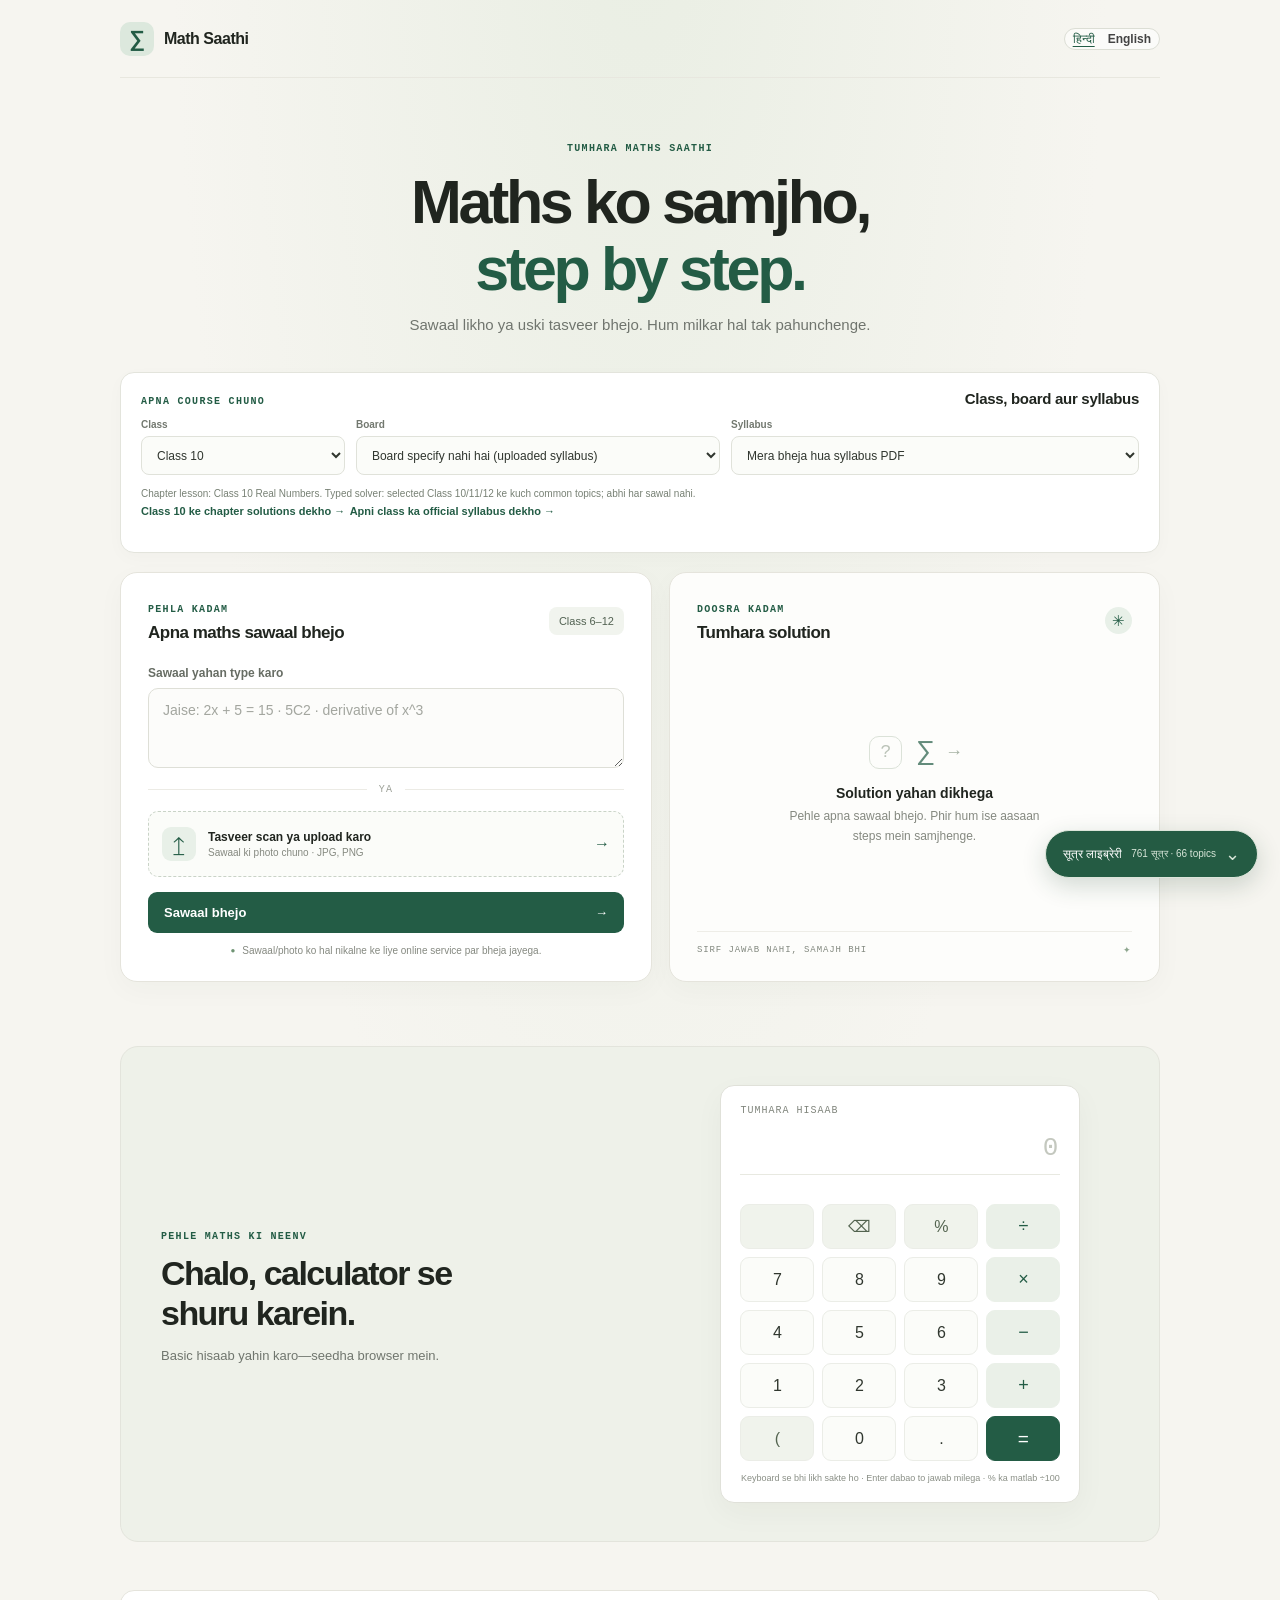
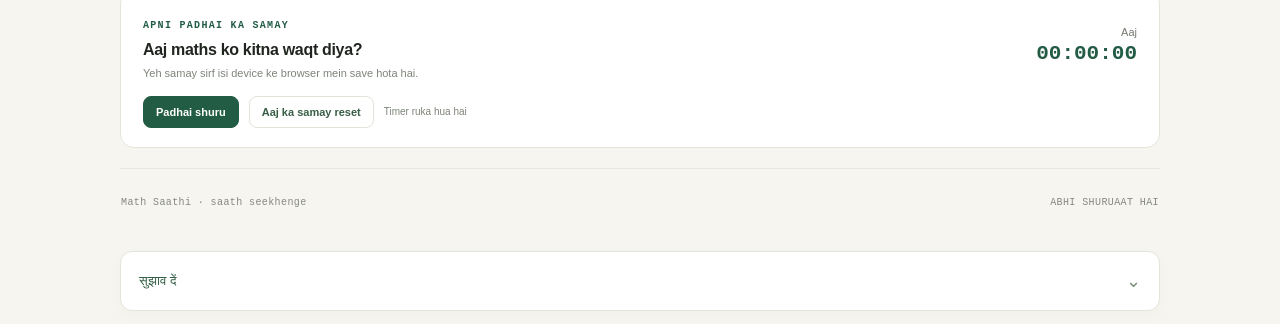
<file: index.html>
<!doctype html>
<!-- Built by Ayush. -->
<html lang="hi">
<head>
  <meta name="google-site-verification" content="ajJFyp2HOsRZU6djjffT-82gp8Sh9-EPeIeRGYCR9KM">
  <meta charset="utf-8">
  <meta name="viewport" content="width=device-width, initial-scale=1">
  <meta name="theme-color" content="#f6f5f0">
  <meta name="description" content="Math Saathi — maths questions ko samajhne aur solve karne ka saathi.">
  <link rel="canonical" href="https://mydigitalcompanion7-collab.github.io/math-saathi/">
  <title>Math Saathi — Maths, made clear</title>
  <link rel="icon" type="image/jpeg" href="favicon.jpg?v=math-saathi-pi-1">
  <link rel="apple-touch-icon" href="favicon.jpg?v=math-saathi-pi-1">
  <link rel="stylesheet" href="styles.css?v=cloud-setup-paused-1">
  <script src="api-config.js" defer></script>
  <script src="auth-config.js" defer></script>
  <script src="formula-data.js" defer></script>
  <script src="formula-extra-data.js" defer></script>
  <script src="features.js?v=calc-no-keyboard-1" defer></script>
  <script src="app.js?v=neutral-copy-1" defer></script>
</head>
<body>
  <main class="shell">
    <header class="topbar">
      <a class="brand" href="#" aria-label="Math Saathi home"><span class="brand-mark">∑</span><span>Math Saathi</span></a>
<div class="language-toggle" role="group" aria-label="Choose language">
        <button class="language-option" type="button" data-language="hi" aria-pressed="true">हिन्दी</button>
        <button class="language-option" type="button" data-language="en" aria-pressed="false">English</button>
      </div>
    </header>

    <section class="hero">
      <p class="eyebrow" data-i18n="eyebrow">TUMHARA MATHS SAATHI</p>
      <h1 data-i18n-html="title">Maths ko samjho,<br><em>step by step.</em></h1>
      <p class="intro" data-i18n="intro">Sawaal likho ya uski tasveer bhejo. Hum milkar hal tak pahunchenge.</p>
    </section>

    <section class="course-controls" aria-labelledby="course-heading">
      <div class="course-heading"><p class="step-label" data-course-i18n="eyebrow">APNA COURSE CHUNO</p><h2 id="course-heading" data-course-i18n="title">Class, board aur syllabus</h2></div>
      <div class="course-selectors">
        <label><span data-course-i18n="classLabel">Class</span><select id="class-select" aria-label="Class"></select></label>
        <label><span data-course-i18n="boardLabel">Board</span><select id="board-select" aria-label="Board"></select></label>
        <label><span data-course-i18n="syllabusLabel">Syllabus</span><select id="syllabus-select" aria-label="Syllabus"></select></label>
      </div>
      <p id="course-message" class="course-message" role="status"></p>
      <a class="solutions-link" href="solutions.html" data-i18n="solutionsLink">Class 10 ke chapter solutions dekho →</a>
      <a class="solutions-link syllabus-link" href="syllabus.html?board=cbse" data-i18n="syllabusLink">Class 10 ke official syllabus dekho →</a>
    </section>

    <details id="formula-drawer" class="feature-disclosure formula-side-drawer">
      <summary><span data-feature-copy="navFormulas">सूत्र लाइब्रेरी</span><span id="formula-summary-count" class="disclosure-count">30 topics · 197 formulas</span></summary>
    <section id="formulas" class="formula-library" aria-labelledby="formula-heading">
      <div class="feature-heading">
        <p class="step-label" data-feature-copy="formulaEyebrow">MATHS REFERENCE · CLASS 6–12</p>
        <h2 id="formula-heading" data-feature-copy="formulaTitle">Topic ke hisaab se formula khojo</h2>
        <p data-feature-copy="formulaIntro">Topic ya formula likho—dono languages mein search kar sakte ho. Topic kholkar uske zaroori formulas dekho.</p>
      </div>
      <div class="formula-controls">
        <label class="formula-search-wrap"><span data-feature-copy="searchLabel">Topic ya formula search karo</span>
          <input id="formula-search" type="search" autocomplete="off" data-feature-placeholder="searchPlaceholder" placeholder="Jaise: trigonometry, area, quadratic, interest…">
        </label>

      </div>
      <p id="formula-result-count" class="formula-result-count" aria-live="polite"></p>
      <div id="formula-topics" class="formula-topics"></div>
    </section>

    </details>

    <section class="workspace" aria-label="Math question workspace">
      <div class="question-card">
        <div class="card-heading">
          <div><span class="step-label" data-i18n="questionLabel">PEHLA KADAM</span><h2 data-i18n="questionTitle">Apna maths sawaal bhejo</h2></div>
          <span class="chapter-badge" data-i18n="chapter">Class 6–12</span>
        </div>

        <label class="question-input-label" for="question" data-i18n="typeLabel">Sawaal yahan type karo</label>
        <textarea id="question" rows="3" data-i18n-placeholder="placeholder" placeholder="Jaise: 2x + 5 = 15"></textarea>

        <div class="or-divider"><span data-i18n="or">YA</span></div>
        <label class="upload-zone" for="question-image">
          <span class="upload-icon">↥</span>
          <span class="upload-copy"><strong data-i18n="uploadTitle">Tasveer scan ya upload karo</strong><small data-i18n="uploadHint">Sawaal ki photo chuno · JPG, PNG</small></span>
          <span class="upload-arrow">→</span>
          <input id="question-image" type="file" accept="image/*" capture="environment" hidden>
        </label>
        <div id="image-preview" class="image-preview" hidden></div>

        <button id="solve-button" class="solve-button" type="button"><span data-i18n="solve">Sawaal bhejo</span><span aria-hidden="true">→</span></button>
        <p class="privacy-note"><span>●</span> <span data-i18n="privacy">Tumhara sawaal tumhare paas. Koi API nahi.</span></p>
      </div>

      <div class="result-card" aria-live="polite">
        <div class="result-top"><div><span class="step-label" data-i18n="solutionLabel">DOOSRA KADAM</span><h2 data-i18n="solutionTitle">Tumhara solution</h2></div><span class="sparkle">✳</span></div>
        <div id="solution-content" class="solution-content">
          <div class="empty-illustration"><span>?</span><i>∑</i><b>→</b></div>
          <p class="empty-title" data-i18n="emptyTitle">Solution yahan dikhega</p>
          <p class="empty-copy" data-i18n="emptyCopy">Pehle apna sawaal bhejo. Phir hum ise aasaan steps mein samjhenge.</p>
        </div>
        <div class="result-footer"><span data-i18n="learning">SIRF JAWAB NAHI, SAMAJH BHI</span><span>✦</span></div>
      </div>
    </section>

    <section class="calculator-section" aria-labelledby="calculator-heading">
      <div class="calculator-intro">
        <p class="step-label" data-i18n="calcEyebrow">PEHLE MATHS KI NEENV</p>
        <h2 id="calculator-heading" data-i18n="calcTitle">Chalo, calculator se shuru karein.</h2>
        <p data-i18n="calcIntro">Basic hisaab yahin karo—bina API, seedha browser mein.</p>
      </div>
      <div class="calculator-card">
        <label class="calc-display-label" for="calc-display" data-i18n="calcDisplayLabel">TUMHARA HISAAB</label>
        <input id="calc-display" class="calc-display" type="text" inputmode="none" placeholder="0" autocomplete="off" aria-label="Calculator display">
        <p id="calc-message" class="calc-message" aria-live="polite"></p>
        <div class="calc-keys" role="group" aria-label="Calculator keys">
          <button type="button" class="key key-utility" data-calc="clear" data-i18n="calcClear">AC</button>
          <button type="button" class="key key-utility" data-calc="backspace" aria-label="Backspace">⌫</button>
          <button type="button" class="key key-utility" data-value="%">%</button>
          <button type="button" class="key key-operator" data-value="÷">÷</button>
          <button type="button" class="key" data-value="7">7</button>
          <button type="button" class="key" data-value="8">8</button>
          <button type="button" class="key" data-value="9">9</button>
          <button type="button" class="key key-operator" data-value="×">×</button>
          <button type="button" class="key" data-value="4">4</button>
          <button type="button" class="key" data-value="5">5</button>
          <button type="button" class="key" data-value="6">6</button>
          <button type="button" class="key key-operator" data-value="−">−</button>
          <button type="button" class="key" data-value="1">1</button>
          <button type="button" class="key" data-value="2">2</button>
          <button type="button" class="key" data-value="3">3</button>
          <button type="button" class="key key-operator" data-value="+">+</button>
          <button type="button" class="key key-utility" data-value="(">(</button>
          <button type="button" class="key" data-value="0">0</button>
          <button type="button" class="key" data-value=".">.</button>
          <button type="button" class="key key-equals" data-calc="equals">=</button>
        </div>
        <p class="calc-footnote" data-i18n="calcFootnote">Keyboard se bhi likh sakte ho · Enter dabao to jawab milega</p>
      </div>
    </section>



    <section class="study-timer" aria-labelledby="study-timer-heading" data-study-timer>
      <div>
        <p class="step-label" data-study-copy="eyebrow">APNI PADHAI KA SAMAY</p>
        <h2 id="study-timer-heading" data-study-copy="title">Aaj maths ko kitna waqt diya?</h2>
        <p class="study-timer-note" data-study-copy="note">Yeh samay sirf isi device ke browser mein save hota hai.</p>
      </div>
      <div class="study-timer-readout" role="timer" aria-live="off"><span data-study-copy="today">Aaj</span><strong id="study-today-time">00:00:00</strong></div>
      <div class="study-timer-actions">
        <button id="study-start" type="button" class="study-start" data-study-copy="start">Padhai shuru</button>
        <button id="study-reset" type="button" class="study-reset" data-study-copy="reset">Aaj ka samay reset</button>
        <span id="study-timer-status" class="study-timer-status" role="status" data-study-copy="paused">Timer ruka hua hai</span>
      </div>
    </section>
    <footer><span>Math Saathi <span data-i18n="footer">· saath seekhenge</span></span><span data-i18n="footerRight">ABHI SHURUAAT HAI</span></footer>
    <details id="feedback-drawer" class="feature-disclosure">
      <summary><span data-feature-copy="navFeedback">सुझाव दें</span></summary>
      <section id="feedback" class="feedback-section" aria-labelledby="feedback-heading">
        <div class="feature-heading"><p class="step-label" data-feature-copy="feedbackEyebrow">MATH SAATHI को बेहतर बनाएँ</p><h2 id="feedback-heading" data-feature-copy="feedbackTitle">Feedback भेजें</h2><p data-feature-copy="feedbackIntro">अपना सुझाव या मिली हुई गलती लिखें। GitHub पर draft खुलेगा; भेजने से पहले आप उसे देख और submit कर सकते हैं।</p></div>
        <form id="feedback-form" class="feedback-form">
          <label><span data-feature-copy="feedbackType">Feedback का प्रकार</span><select id="feedback-category" name="category"><option value="suggestion" data-copy="feedbackSuggestion">सुझाव</option><option value="bug" data-copy="feedbackBug">गलती / समस्या</option><option value="other" data-copy="feedbackOther">कुछ और</option></select></label>
          <fieldset class="rating-field"><legend data-feature-copy="feedbackRating">Rating (optional)</legend><div class="star-rating" role="radiogroup" aria-label="Math Saathi को रेट करें" dir="ltr">
            <input type="radio" id="rating-5" name="rating" value="5" aria-label="5 सितारे"><label for="rating-5" title="5 सितारे">★</label>
            <input type="radio" id="rating-4" name="rating" value="4" aria-label="4 सितारे"><label for="rating-4" title="4 सितारे">★</label>
            <input type="radio" id="rating-3" name="rating" value="3" aria-label="3 सितारे"><label for="rating-3" title="3 सितारे">★</label>
            <input type="radio" id="rating-2" name="rating" value="2" aria-label="2 सितारे"><label for="rating-2" title="2 सितारे">★</label>
            <input type="radio" id="rating-1" name="rating" value="1" aria-label="1 सितारा"><label for="rating-1" title="1 सितारा">★</label>
          </div></fieldset>          <label><span data-feature-copy="feedbackMessage">आपका संदेश</span><textarea name="message" rows="4" required maxlength="2000" data-feature-placeholder="feedbackPlaceholder" placeholder="क्या बेहतर किया जा सकता है?"></textarea></label>
          <button type="submit" class="feedback-submit" data-feature-copy="feedbackSend">Feedback draft खोलें</button><p id="feedback-status" class="feedback-status" role="status"></p><p class="feedback-note" data-feature-copy="feedbackNote">यह form अपने-आप कुछ publish नहीं करता। GitHub account से आप खुद final submit करेंगे।</p>
        </form>
      </section>
    </details>
  </main>
  <script src="study-timer-local.js?v=1" defer></script>
</body>
</html>
</file>
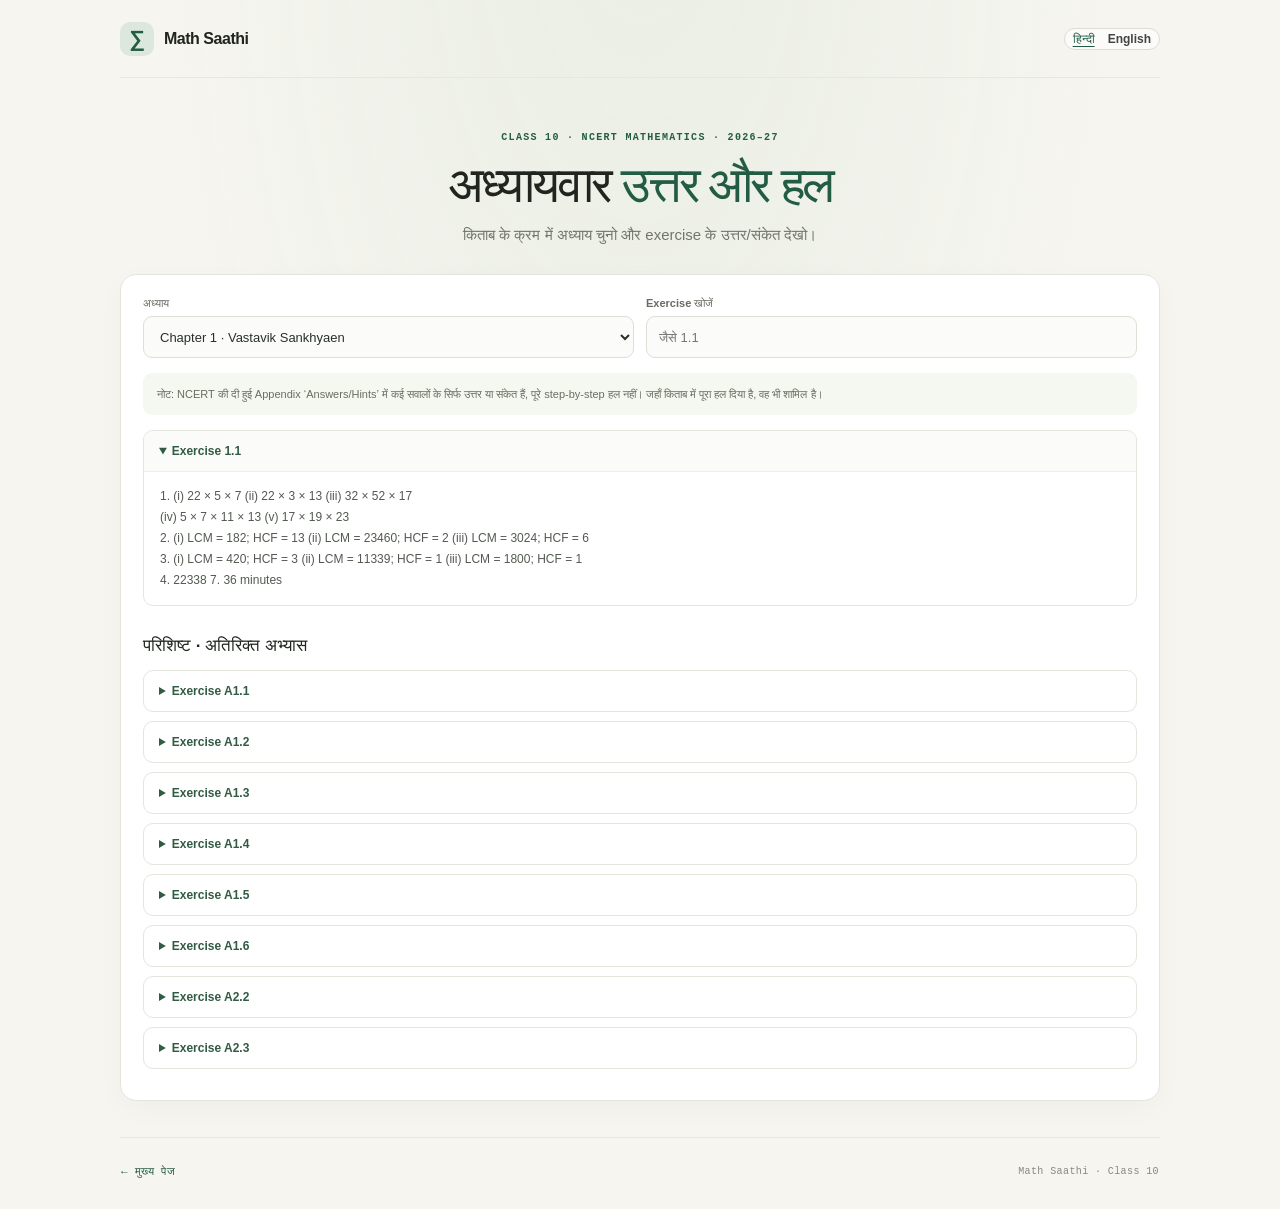
<file: solutions.html>
<!doctype html>
<html lang="hi">
<head>
  <meta charset="utf-8"><meta name="viewport" content="width=device-width, initial-scale=1">
  <meta name="theme-color" content="#f6f5f0">
  <meta name="description" content="Class 10 NCERT maths chapter solutions, answers and hints in Hindi and English.">
  <link rel="canonical" href="https://mydigitalcompanion7-collab.github.io/math-saathi/solutions.html">
  <title>Class 10 Solutions · Math Saathi</title>
  <link rel="icon" type="image/jpeg" href="favicon.jpg?v=math-saathi-pi-1">
  <link rel="apple-touch-icon" href="favicon.jpg?v=math-saathi-pi-1">
  <link rel="stylesheet" href="styles.css">
  <script src="solutions-data.js" defer></script>
  <script src="solutions-page.js" defer></script>
</head>
<body>
  <main class="shell">
    <header class="topbar"><a class="brand" href="index.html"><span class="brand-mark">∑</span><span>Math Saathi</span></a><div class="language-toggle"><button id="lang-hi" type="button">हिन्दी</button><button id="lang-en" type="button">English</button></div></header>
    <section class="hero solutions-hero"><p class="eyebrow">CLASS 10 · NCERT MATHEMATICS · 2026–27</p><h1 id="page-title">अध्यायवार <em>उत्तर और हल</em></h1><p id="page-intro" class="intro">किताब के क्रम में अध्याय चुनो और exercise के उत्तर/संकेत देखो।</p></section>
    <section class="solution-library" aria-label="Chapter solutions">
      <div class="library-controls"><label><span id="chapter-label">अध्याय</span><select id="chapter-select"></select></label><label><span id="search-label">Exercise खोजें</span><input id="exercise-search" type="search" placeholder="जैसे 1.1" autocomplete="off"></label></div>
      <p id="source-note" class="source-note">नोट: NCERT की दी हुई Appendix ‘Answers/Hints’ में कई सवालों के सिर्फ उत्तर या संकेत हैं, पूरे step-by-step हल नहीं। जहाँ किताब में पूरा हल दिया है, वह भी शामिल है।</p>
      <div id="exercise-list" class="library-exercises"></div>
      <p id="empty-search" class="empty-search" hidden>इस खोज से कोई exercise नहीं मिली।</p>
      <section id="appendix-block" class="appendix-block"><h2>Appendices · Extra practice</h2><div id="appendix-list"></div></section>
    </section>
    <footer><a href="index.html">← <span id="back-label">मुख्य पेज</span></a><span>Math Saathi · Class 10</span></footer>
  </main>
</body>
</html>
</file>
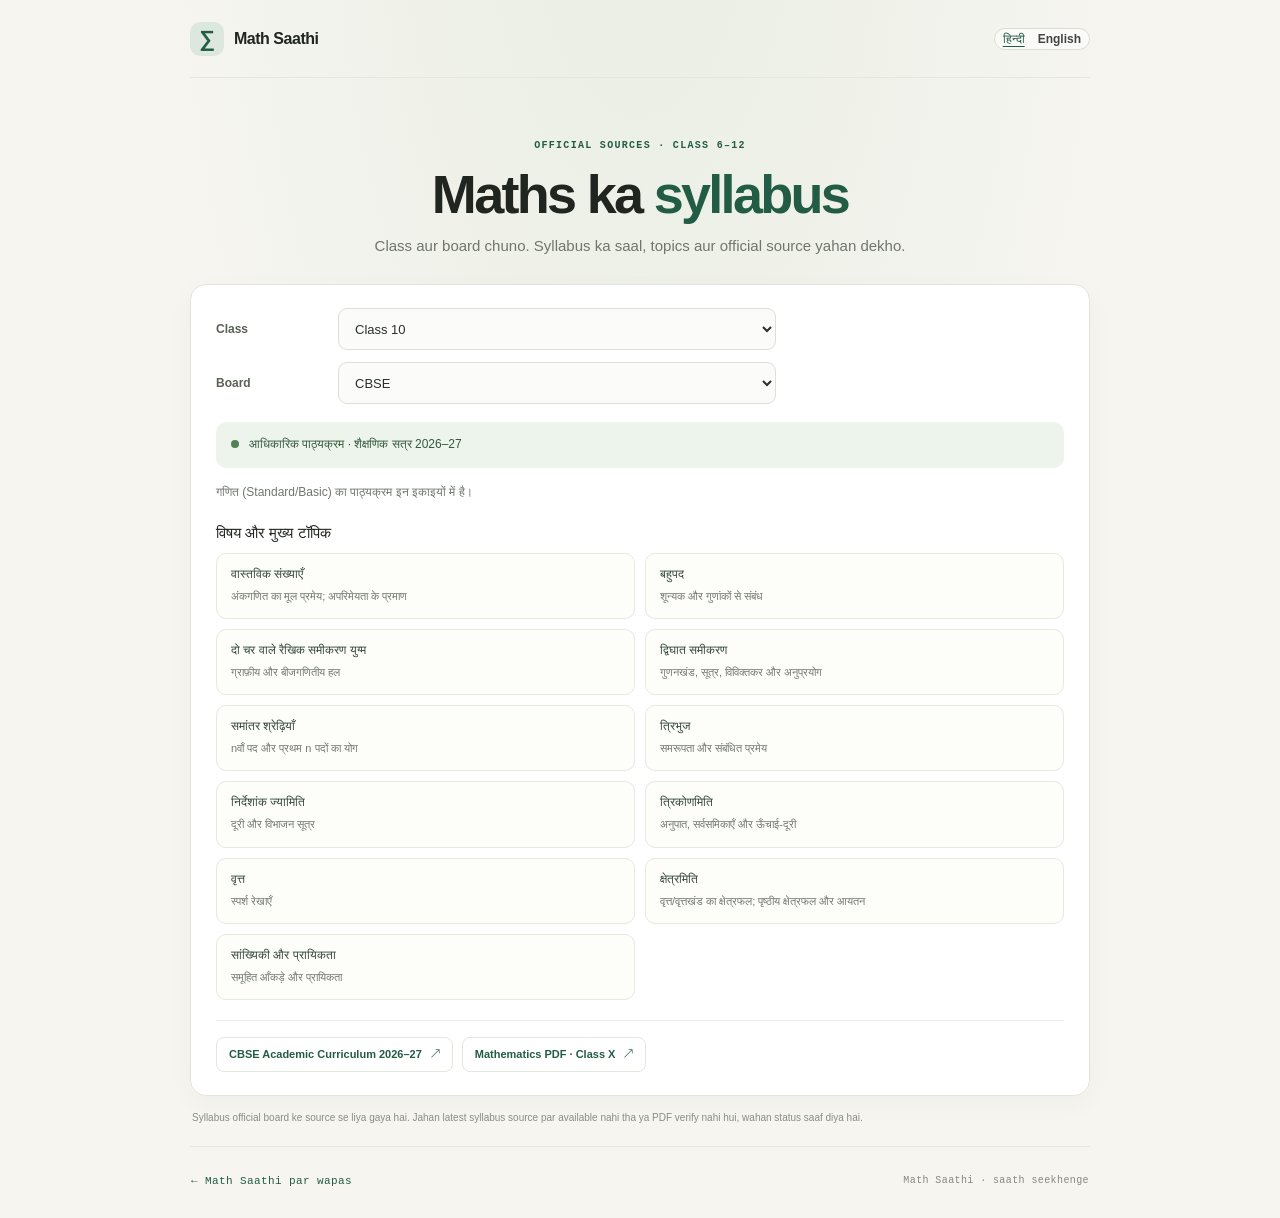
<file: syllabus.html>
<!doctype html>
<html lang="hi">
<head>
  <meta charset="utf-8">
  <meta name="viewport" content="width=device-width, initial-scale=1">
  <meta name="description" content="Class 6 to 12 maths syllabi by board, with official sources and syllabus year/status.">
  <link rel="canonical" href="https://mydigitalcompanion7-collab.github.io/math-saathi/syllabus.html">
  <title>Class 6–12 Syllabus · Math Saathi</title>
  <link rel="icon" type="image/jpeg" href="favicon.jpg?v=math-saathi-pi-1">
  <link rel="apple-touch-icon" href="favicon.jpg?v=math-saathi-pi-1">
  <link rel="stylesheet" href="styles.css">
  <script src="syllabus-data.js" defer></script>
  <script src="syllabus-class11-data.js" defer></script>
  <script src="syllabus-class12-data.js" defer></script>
  <script src="syllabus-class6-9-data.js" defer></script>
  <script src="syllabus-page.js" defer></script>
</head>
<body>
  <main class="shell syllabus-shell">
    <header class="topbar">
      <a class="brand" href="index.html"><span class="brand-mark">∑</span><span>Math Saathi</span></a>
      <div class="language-toggle" role="group" aria-label="Choose language">
        <button class="language-option" type="button" data-language="hi" aria-pressed="true">हिन्दी</button>
        <button class="language-option" type="button" data-language="en" aria-pressed="false">English</button>
      </div>
    </header>
    <section class="syllabus-hero">
      <p class="eyebrow" data-copy="eyebrow">OFFICIAL SOURCES · CLASS 10</p>
      <h1 data-copy="title">Maths ka <em>syllabus</em></h1>
      <p class="intro" data-copy="intro">Class aur board chuno. Yahan syllabus ka saal, topics aur official source saaf dikhaya jayega.</p>
    </section>
    <section class="syllabus-panel" aria-labelledby="syllabus-heading">
      <div class="syllabus-picker">
        <label for="syllabus-class" data-copy="classLabel">Class</label>
        <select id="syllabus-class"><option value="6">Class 6</option><option value="7">Class 7</option><option value="8">Class 8</option><option value="9">Class 9</option><option value="10">Class 10</option><option value="11">Class 11</option><option value="12">Class 12</option></select>
        <label for="syllabus-board" data-copy="boardLabel">Board</label>
        <select id="syllabus-board"></select>
      </div>
      <div id="syllabus-content" aria-live="polite"></div>
    </section>
    <p class="syllabus-disclaimer" data-copy="disclaimer">Syllabus official board ke source se liya gaya hai. Jahan latest syllabus source par available nahi tha, wahan purane syllabus ko current kehkar nahi dikhaya gaya.</p>
    <footer><a href="index.html" data-copy="back">← Math Saathi par wapas</a><span>Math Saathi · saath seekhenge</span></footer>
  </main>
</body>
</html>
</file>
<file: styles.css>
:root{font-family:'Segoe UI','Noto Sans Devanagari',Arial,sans-serif;color:#20251f;background:#f6f5f0;font-synthesis:none;text-rendering:optimizeLegibility;--green:#235c45;--muted:#797e75;--line:#e5e4dc}
*{box-sizing:border-box}body{margin:0;min-height:100vh;background:radial-gradient(ellipse at 50% -10%,#e9eee3 0,transparent 52%),#f6f5f0}.shell{width:min(1040px,calc(100% - 48px));margin:auto}.topbar{height:78px;display:flex;align-items:center;justify-content:space-between;border-bottom:1px solid #e8e7df}.brand{display:flex;align-items:center;gap:10px;color:inherit;text-decoration:none;font-weight:700;letter-spacing:-.03em}.brand-mark{width:34px;height:34px;display:grid;place-items:center;background:#dce8dd;color:var(--green);border-radius:10px;font-size:22px}.language-toggle{border:1px solid #dcded5;background:#fff9;color:#333;border-radius:99px;padding:9px 14px;font:600 13px 'Segoe UI',sans-serif;cursor:pointer}.language-toggle span{margin-left:8px;color:var(--green)}.hero{text-align:center;padding:55px 0 39px}.eyebrow,.step-label{font-family:Consolas,'Courier New',monospace;font-size:10px;letter-spacing:.13em;color:var(--green);font-weight:600}.hero h1{font-size:clamp(39px,5.6vw,61px);line-height:1.1;letter-spacing:-.055em;margin:15px 0 13px;font-weight:650}.hero h1 em{font-style:normal;color:var(--green)}.intro{font-size:15px;color:#70756e;margin:0}.workspace{display:grid;grid-template-columns:1.04fr .96fr;gap:17px;align-items:stretch}.question-card,.result-card{border:1px solid var(--line);background:#fff;border-radius:17px;box-shadow:0 8px 28px #2a301408}.question-card{padding:25px 27px}.card-heading{display:flex;justify-content:space-between;align-items:center;gap:12px;margin-bottom:23px}.card-heading h2,.result-top h2{font-size:17px;margin:7px 0 0;letter-spacing:-.03em}.chapter-badge{padding:8px 10px;border-radius:8px;background:#f1f4ee;color:#526252;font-size:11px;white-space:nowrap}.question-input-label{display:block;font-size:12px;color:#676d64;font-weight:600;margin:0 0 8px}textarea{display:block;width:100%;resize:vertical;min-height:80px;padding:13px 14px;border:1px solid #dedfd7;border-radius:10px;background:#fcfcfa;color:#252a25;font:14px 'Segoe UI','Noto Sans Devanagari',sans-serif;outline:0}textarea:focus{border-color:var(--green);box-shadow:0 0 0 3px #235c4514}textarea::placeholder{color:#a3a69f}.or-divider{display:flex;align-items:center;gap:12px;margin:16px 0;color:#9da198;font:10px Consolas,monospace;letter-spacing:.12em}.or-divider:before,.or-divider:after{content:'';height:1px;background:#ecebe5;flex:1}.upload-zone{min-height:66px;display:flex;align-items:center;gap:12px;padding:11px 13px;border:1px dashed #c9d3c7;border-radius:10px;background:#fbfcf9;cursor:pointer;transition:.18s}.upload-zone:hover{border-color:var(--green);background:#f5f8f3}.upload-icon{width:34px;height:34px;border-radius:9px;display:grid;place-items:center;background:#e8f0e8;color:var(--green);font-size:20px}.upload-copy{display:grid;gap:3px;flex:1}.upload-copy strong{font-size:12px;font-weight:600}.upload-copy small{font-size:10px;color:#858980}.upload-arrow{color:var(--green)}.image-preview{display:flex;align-items:center;gap:10px;margin-top:10px;padding:8px 10px;background:#f1f4ee;border-radius:8px;font-size:12px}.image-preview[hidden]{display:none}.image-preview img{width:34px;height:34px;object-fit:cover;border-radius:6px}.image-preview span{flex:1}.image-preview button{border:0;background:none;color:#60665d;font-size:20px;cursor:pointer}.solve-button{width:100%;margin-top:15px;border:0;border-radius:9px;background:var(--green);color:#fff;padding:13px 16px;display:flex;align-items:center;justify-content:space-between;font:600 13px 'Segoe UI','Noto Sans Devanagari',sans-serif;cursor:pointer;transition:background .2s,transform .2s}.solve-button:hover{background:#184832;transform:translateY(-1px)}.privacy-note{display:flex;justify-content:center;align-items:center;gap:7px;margin:12px 0 0;color:#858980;font-size:10px}.privacy-note>span:first-child{color:#6f9474;font-size:8px}.result-card{padding:25px 27px;background:#fdfdfb;display:flex;flex-direction:column;min-height:352px}.result-top{display:flex;align-items:center;justify-content:space-between}.sparkle{width:27px;height:27px;border-radius:50%;display:grid;place-items:center;background:#e8f0e8;color:var(--green);font-size:15px}.solution-content{display:grid;justify-items:center;text-align:center;align-content:center;flex:1;padding:20px 10px 12px}.empty-illustration{display:flex;align-items:center;gap:15px;color:#bbc3b8;font:18px Consolas,monospace}.empty-illustration span{width:33px;height:33px;border:1px solid #dbe2d8;border-radius:10px;display:grid;place-items:center}.empty-illustration i{font-style:normal;font-size:27px;color:var(--green);opacity:.7}.empty-illustration b{font-weight:400;color:#a5b1a3}.empty-title{margin:16px 0 6px;font-size:14px;font-weight:650}.empty-copy{max-width:280px;margin:0;color:#858980;font-size:12px;line-height:1.65}.result-footer{border-top:1px solid #eeede7;padding-top:13px;display:flex;justify-content:space-between;color:#82887f;font:9px Consolas,monospace;letter-spacing:.1em}.result-footer span:last-child{color:#8da58d}.how-it-works{margin:35px 1px 0}.how-grid{display:grid;grid-template-columns:repeat(3,1fr);gap:25px;margin-top:15px}.how-grid>div{border-top:1px solid #dfdfd7;padding-top:12px}.how-grid>div>span{color:#729078;font:10px Consolas,monospace}.how-grid h3{font-size:13px;margin:8px 0 4px}.how-grid p{font-size:11px;color:#81867d;margin:0}footer{display:flex;justify-content:space-between;padding:28px 1px 30px;margin-top:20px;border-top:1px solid #e8e7df;color:#858980;font:10px Consolas,monospace;letter-spacing:.04em}
@media(max-width:760px){.shell{width:min(560px,calc(100% - 30px))}.hero{padding:43px 0 29px}.workspace{grid-template-columns:1fr}.question-card,.result-card{padding:22px}.result-card{min-height:275px}.how-it-works{margin-top:28px}.how-grid{gap:14px}.how-grid h3{font-size:12px}}
@media(max-width:420px){.hero h1{font-size:39px}.hero{padding-top:38px}.card-heading h2,.result-top h2{font-size:15px}.question-card,.result-card{padding:19px}.how-grid{grid-template-columns:1fr;gap:12px}.how-grid>div{display:grid;grid-template-columns:30px 1fr;column-gap:8px;padding-top:10px}.how-grid>div>span{grid-row:span 2}.how-grid h3{margin:0 0 3px}.how-grid p{font-size:10px}footer{font-size:9px}}
.language-toggle{display:flex;gap:3px;border:1px solid #dcded5;background:#fff9;border-radius:99px;padding:3px}.language-option{border:0;background:transparent;color:#626960;border-radius:99px;padding:7px 12px;font:600 12px 'Segoe UI','Noto Sans Devanagari',sans-serif;cursor:pointer}.language-option[aria-pressed="true"]{background:var(--green);color:white}
.calculator-section{display:grid;grid-template-columns:1fr .9fr;gap:35px;align-items:center;margin:64px 0 48px;padding:38px 40px;border:1px solid #e3e4dc;border-radius:18px;background:#eef1e9}.calculator-intro{max-width:330px}.calculator-intro h2{font-size:clamp(25px,3vw,34px);line-height:1.17;letter-spacing:-.045em;margin:12px 0}.calculator-intro>p:last-child{font-size:13px;line-height:1.7;color:#70766e;margin:0}.calculator-card{max-width:360px;width:100%;justify-self:center;padding:19px;background:#fff;border:1px solid #e0e1d9;border-radius:14px;box-shadow:0 10px 30px #29301a0a}.calc-display-label{display:block;margin-bottom:6px;color:#81867d;font:10px Consolas,monospace;letter-spacing:.1em;text-transform:uppercase}.calc-display{width:100%;height:53px;border:0;border-bottom:1px solid #e8e9e1;outline:0;text-align:right;background:transparent;color:#20251f;font:500 26px Consolas,'Courier New',monospace}.calc-display::placeholder{color:#c4c8bf}.calc-message{height:16px;margin:5px 0 8px;text-align:right;color:#a34c39;font-size:11px}.calc-keys{display:grid;grid-template-columns:repeat(4,1fr);gap:8px}.key{height:45px;border:1px solid #ebede7;border-radius:9px;background:#fbfcf9;color:#30372f;font:500 16px 'Segoe UI',sans-serif;cursor:pointer;transition:background .15s,transform .15s}.key:hover{background:#f0f3ec;transform:translateY(-1px)}.key:active{transform:scale(.97)}.key-utility{background:#f0f3ec;color:#53634f}.key-operator{background:#eaf0e8;border-color:#eaf0e8;color:var(--green);font-size:18px}.key-equals{background:var(--green);border-color:var(--green);color:#fff;font-size:19px}.key-equals:hover{background:#184832}.calc-footnote{font-size:9px;color:#8a8f86;text-align:center;margin:12px 0 0}.calculator-section+.how-it-works{margin-top:0}
.chapter-section{margin:0 0 28px;padding:28px;border:1px solid #e3e4dc;border-radius:17px;background:linear-gradient(135deg,#fff 0%,#f7f8f3 100%)}.chapter-heading-row{display:flex;align-items:flex-start;justify-content:space-between;gap:14px}.chapter-heading-row h2{font-size:25px;line-height:1.2;letter-spacing:-.04em;margin:9px 0 0}.chapter-heading-row h2 em{font-size:.78em;font-weight:500;color:var(--green);font-style:normal}.chapter-started{background:#e8f0e8;border-radius:99px;padding:7px 10px;color:var(--green);font:9px Consolas,monospace;letter-spacing:.1em;white-space:nowrap}.chapter-intro{margin:18px 0 12px;color:#6f756c;font-size:12px}.chapter-topic-grid{display:grid;grid-template-columns:1fr 1fr;gap:11px}.chapter-topic{display:flex;gap:12px;padding:15px;border:1px solid #e8e9e1;border-radius:11px;background:#fff}.topic-number{flex:none;width:27px;height:27px;display:grid;place-items:center;border-radius:8px;background:#eef2eb;color:var(--green);font:11px Consolas,monospace}.chapter-topic h3{font-size:13px;margin:1px 0 6px}.chapter-topic p{font-size:11px;line-height:1.6;color:#747a71;margin:0}.chapter-topic strong{color:#344435;font-weight:650}.proof-card{margin-top:12px;padding:0 15px;border:1px solid #e4e7dd;border-radius:11px;background:#fbfcf8}.proof-card summary{padding:14px 0;cursor:pointer;color:var(--green);font-size:12px;font-weight:650}.proof-content{border-top:1px solid #e7e9e2;padding:6px 0 14px;font-size:12px;line-height:1.7;color:#5f665d}.proof-content p{margin:9px 0}.proof-content ol{padding-left:21px;margin:9px 0}.proof-content li{padding:3px 0 3px 4px}.proof-content strong{color:#303d31}.proof-conclusion{font-weight:650;color:var(--green)}.syllabus-source{margin:13px 0 0;color:#92968d;font-size:10px}
@media(max-width:760px){.calculator-section{grid-template-columns:1fr;gap:22px;margin:42px 0 38px;padding:27px 23px}.calculator-intro{max-width:450px}.calculator-card{justify-self:stretch;max-width:none}}
@media(max-width:420px){.calculator-section{padding:22px 17px}.calculator-intro h2{font-size:25px}.calculator-card{padding:15px}.calc-keys{gap:6px}.key{height:43px}}
@media(max-width:760px){.chapter-section{padding:22px}.chapter-topic-grid{grid-template-columns:1fr}}
@media(max-width:420px){.chapter-section{padding:18px}.chapter-heading-row h2{font-size:21px}.chapter-started{font-size:8px;padding:6px 8px}.chapter-topic{padding:12px}.proof-card{padding:0 12px}}
.exercise-solutions{margin-top:23px;padding-top:19px;border-top:1px solid #e7e9e1}.solutions-heading{display:flex;align-items:flex-end;justify-content:space-between;gap:12px;margin-bottom:11px}.solutions-heading h3{font-size:17px;margin:6px 0 0;letter-spacing:-.02em}.solutions-note{font-size:10px;color:#858980}.exercise-group{margin:9px 0;border:1px solid #e3e6dd;border-radius:10px;background:#fff;overflow:hidden}.exercise-group>summary{display:flex;justify-content:space-between;align-items:center;gap:12px;padding:14px 15px;cursor:pointer;list-style:none;color:#315b43;font-size:12px;font-weight:650}.exercise-group>summary::-webkit-details-marker,.solution-item>summary::-webkit-details-marker{display:none}.exercise-group>summary span{font-size:16px;color:#78907b}.exercise-group[open]>summary{border-bottom:1px solid #edf0e9;background:#fbfcf9}.exercise-items{padding:0 12px 7px}.solution-item{border-bottom:1px solid #eff0eb}.solution-item:last-child{border-bottom:0}.solution-item>summary{display:flex;justify-content:space-between;align-items:center;padding:12px 3px;cursor:pointer;list-style:none;color:#414940;font-size:11px;font-weight:600}.solution-item>summary span{color:#849083;font-size:13px}.solution-body{padding:0 5px 13px;color:#626960;font-size:11px;line-height:1.7}.solution-body p{margin:6px 0}.solution-body ol{margin:5px 0;padding-left:20px}.solution-body li{padding:2px 0 2px 3px}.solution-body strong{color:#294834;font-weight:650}.solution-body p:last-child strong{color:var(--green)}
@media(max-width:520px){.solutions-heading{display:block}.solutions-note{display:block;margin-top:7px}.exercise-group>summary{font-size:11px;padding:12px}}
.course-controls{margin:0 0 19px;padding:17px 20px;border:1px solid #e3e4dc;border-radius:14px;background:#fff;box-shadow:0 5px 18px #2a301406}.course-heading{display:flex;align-items:baseline;justify-content:space-between;gap:10px;margin-bottom:12px}.course-heading .step-label{margin:0}.course-heading h2{margin:0;font-size:15px;letter-spacing:-.02em}.course-selectors{display:grid;grid-template-columns:.7fr 1.25fr 1.4fr;gap:11px}.course-selectors label{display:grid;gap:6px;min-width:0}.course-selectors label>span{color:#72786f;font-size:10px;font-weight:650}.course-selectors select{width:100%;height:39px;padding:0 29px 0 11px;border:1px solid #e0e2da;border-radius:8px;background:#fbfcf9;color:#30362f;font:12px 'Segoe UI','Noto Sans Devanagari',sans-serif;outline:0}.course-selectors select:focus{border-color:var(--green);box-shadow:0 0 0 3px #235c4514}.course-message{margin:11px 0 0;color:#778074;font-size:10px;line-height:1.5}.chapter-section{margin-top:0}
@media(max-width:650px){.course-selectors{grid-template-columns:1fr 1fr}.course-selectors label:last-child{grid-column:1/-1}}
@media(max-width:420px){.course-controls{padding:15px}.course-heading{display:block}.course-heading h2{margin-top:5px}.course-selectors{grid-template-columns:1fr}.course-selectors label:last-child{grid-column:auto}}
.solutions-link{display:inline-block;margin:0 0 18px;color:var(--green);font-size:11px;font-weight:650;text-decoration:none}.solutions-link:hover{text-decoration:underline}.solutions-hero{padding:44px 0 30px}.solutions-hero h1{font-size:clamp(34px,5vw,50px)}.solution-library{margin:0 auto 36px;padding:22px;background:#fff;border:1px solid var(--line);border-radius:16px;box-shadow:0 8px 28px #2a301408}.library-controls{display:grid;grid-template-columns:1fr 1fr;gap:12px}.library-controls label{display:grid;gap:6px;color:#666d63;font-size:11px;font-weight:650}.library-controls select,.library-controls input{height:42px;padding:0 12px;border:1px solid #dedfd7;border-radius:9px;background:#fbfcf9;color:#2a3029;font:13px 'Segoe UI','Noto Sans Devanagari',sans-serif}.source-note{margin:15px 0;padding:12px 14px;border-radius:9px;background:#f5f7f1;color:#657060;font-size:11px;line-height:1.65}.library-exercise{margin:9px 0;border:1px solid #e3e6dd;border-radius:10px;overflow:hidden}.library-exercise>summary{padding:13px 15px;cursor:pointer;color:#315b43;font-size:12px;font-weight:650}.library-exercise[open]>summary{border-bottom:1px solid #edf0e9;background:#fbfcf9}.library-exercise pre{white-space:pre-wrap;overflow-wrap:anywhere;margin:0;padding:14px 16px;color:#525a50;font:12px/1.75 'Segoe UI','Noto Sans Devanagari',sans-serif}.appendix-block{margin-top:30px}.appendix-block h2{font-size:17px}.empty-search{padding:16px;color:#747a71;font-size:12px}.topbar .language-toggle button{border:0;background:transparent;color:#444;padding:0 5px;font:600 12px 'Segoe UI',sans-serif;cursor:pointer}.topbar .language-toggle button[aria-pressed="true"]{color:var(--green);text-decoration:underline;text-underline-offset:3px}footer a{color:var(--green);text-decoration:none;font-size:11px}
@media(max-width:600px){.library-controls{grid-template-columns:1fr}.solution-library{padding:16px}.solutions-hero{padding:34px 0 24px}}

.syllabus-shell{max-width:900px}.syllabus-hero{text-align:center;padding:52px 0 30px}.syllabus-hero h1{font-size:clamp(36px,5vw,54px);line-height:1.12;letter-spacing:-.05em;margin:13px 0}.syllabus-hero h1 em{font-style:normal;color:var(--green)}.syllabus-panel{padding:23px 25px;border:1px solid var(--line);border-radius:16px;background:#fff;box-shadow:0 8px 28px #2a301408}.syllabus-picker{display:grid;grid-template-columns:110px 1fr;align-items:center;gap:12px;max-width:560px;margin:0 0 18px}.syllabus-picker label{font-size:12px;font-weight:650;color:#596156}.syllabus-picker select{height:42px;padding:0 12px;border:1px solid #dedfd7;border-radius:9px;background:#fbfcf9;color:#2a3029;font:13px 'Segoe UI','Noto Sans Devanagari',sans-serif}.syllabus-status{display:flex;gap:10px;align-items:flex-start;padding:13px 15px;border-radius:10px;font-size:12px;line-height:1.6;background:#f8f4e8;color:#66552c}.syllabus-status.is-verified{background:#edf4eb;color:#35583d}.status-dot{flex:none;width:8px;height:8px;margin-top:5px;border-radius:50%;background:#b18b37}.is-verified .status-dot{background:#528159}.syllabus-summary{font-size:12px;line-height:1.7;color:#71776e;margin:14px 0 20px}.syllabus-topics-title{font-size:15px;margin:22px 0 11px}.syllabus-topic-grid{display:grid;grid-template-columns:repeat(2,minmax(0,1fr));gap:10px}.syllabus-topic{padding:13px 14px;border:1px solid #e7e9e1;border-radius:10px;background:#fdfdfa}.syllabus-topic h3{font-size:12px;margin:0 0 6px;color:#344638}.syllabus-topic p{font-size:11px;line-height:1.65;color:#73796f;margin:0}.syllabus-sources{display:flex;flex-wrap:wrap;gap:9px;margin-top:20px;padding-top:16px;border-top:1px solid #ebede6}.syllabus-source-link{display:flex;align-items:center;gap:9px;max-width:100%;padding:10px 12px;border:1px solid #e2e7de;border-radius:8px;color:var(--green);font-size:11px;font-weight:650;text-decoration:none}.syllabus-source-link:hover{background:#f2f6ef}.syllabus-source-link span{flex:none}.syllabus-disclaimer{font-size:10px;line-height:1.7;color:#888e83;margin:13px 2px}.syllabus-shell footer{gap:12px;flex-wrap:wrap}.syllabus-shell footer a{color:var(--green);text-decoration:none;font-size:11px}
@media(max-width:600px){.syllabus-panel{padding:17px}.syllabus-topic-grid{grid-template-columns:1fr}.syllabus-picker{grid-template-columns:1fr;gap:7px}.syllabus-hero{padding:38px 0 25px}}

.worked-chapter{margin-top:24px;padding-top:16px;border-top:1px solid #e8e9e1}.worked-chapter h2{font-size:17px;margin:0 0 12px}.worked-body{padding:10px 15px 15px;color:#525a50;font-size:12px;line-height:1.75}.worked-body li{margin:4px 0}
.solver-result{width:100%;max-width:100%;text-align:left;align-self:start;padding:8px 2px}.solver-question{margin:0 0 12px;padding:10px 12px;border-radius:9px;background:#f4f6f1;color:#263a2d;font:600 15px Consolas,'Courier New',monospace;overflow-wrap:anywhere}.solver-result ol{margin:0;padding-left:22px;color:#667064;font-size:12px;line-height:1.75}.solver-result li{padding:3px 0 3px 4px}.solver-answer{margin:14px 0 0;padding:12px;border:1px solid #dfe8dc;border-radius:9px;background:#f4f8f1;color:var(--green);font-size:14px;overflow-wrap:anywhere}
.solution-answer{color:#596257;font-size:12px;line-height:1.8;overflow-wrap:anywhere}

.syllabus-link[hidden]{display:none}


/* Topic formula library and feedback */
.quick-nav{display:flex;gap:17px;margin-left:auto;margin-right:20px}.quick-nav a{color:#596358;text-decoration:none;font-size:12px;font-weight:650}.quick-nav a:hover{color:var(--green);text-decoration:underline;text-underline-offset:4px}
.formula-library{margin:46px 0 38px;padding:28px;border:1px solid #e2e5dc;border-radius:18px;background:#fff;box-shadow:0 8px 28px #2a301408}.feature-heading{max-width:680px}.feature-heading h2{margin:9px 0;font-size:clamp(23px,3vw,31px);letter-spacing:-.045em}.feature-heading>p:last-child{margin:0;color:#72786f;font-size:13px;line-height:1.7}.formula-controls{display:grid;grid-template-columns:minmax(0,1fr) 150px;gap:13px;align-items:end;margin:23px 0 8px}.formula-controls label,.feedback-form label{display:grid;gap:7px;color:#626a60;font-size:11px;font-weight:650}.formula-controls input,.formula-controls select,.feedback-form select,.feedback-form textarea{width:100%;min-height:44px;padding:10px 12px;border:1px solid #dfe2d9;border-radius:9px;background:#fbfcf9;color:#252a25;font:13px 'Segoe UI','Noto Sans Devanagari',sans-serif;outline:0}.formula-controls input:focus,.formula-controls select:focus,.feedback-form select:focus,.feedback-form textarea:focus{border-color:var(--green);box-shadow:0 0 0 3px #235c4514}.formula-result-count{margin:13px 1px;color:#778074;font:10px Consolas,monospace}.formula-topics{display:grid;grid-template-columns:repeat(2,minmax(0,1fr));gap:11px}.formula-topic{min-width:0;align-self:start;border:1px solid #e3e7df;border-radius:11px;background:#fcfdfa;overflow:hidden}.formula-topic[open]{grid-column:1/-1}.formula-topic summary{display:flex;justify-content:space-between;gap:12px;align-items:center;padding:14px 15px;color:#315b43;cursor:pointer;list-style:none}.formula-topic summary::-webkit-details-marker{display:none}.formula-topic summary:after{content:'+';color:#779079;font-size:17px}.formula-topic[open] summary:after{content:'−'}.formula-topic-title{font-size:12px;font-weight:700}.formula-topic-meta{flex:none;color:#81877d;font-size:10px}.formula-list{display:grid;grid-template-columns:repeat(2,minmax(0,1fr));gap:0 20px;margin:0;padding:4px 17px 13px 32px;border-top:1px solid #edf0e9}.formula-list li{padding:10px 0;color:#8d9689;font-size:11px}.formula-list code{display:block;overflow-wrap:anywhere;color:#25362b;font:600 12px/1.6 'Cambria Math','Cambria','Times New Roman',serif}.formula-list p{margin:3px 0 0;color:#788075;font:11px/1.55 'Segoe UI','Noto Sans Devanagari',sans-serif}.formula-empty{grid-column:1/-1;padding:18px;border-radius:9px;background:#f4f6f1;color:#70776e;font-size:12px}
.feedback-section{display:grid;grid-template-columns:1fr .85fr;gap:38px;align-items:start;margin:52px 0 22px;padding:30px;border:1px solid #e2e5dc;border-radius:18px;background:#eef1e9}.feedback-form{display:grid;gap:13px;padding:19px;border:1px solid #e0e3db;border-radius:13px;background:#fff}.feedback-form textarea{resize:vertical;min-height:100px;line-height:1.6}.feedback-submit{justify-self:start;border:0;border-radius:9px;background:var(--green);color:#fff;padding:12px 16px;font:600 12px 'Segoe UI','Noto Sans Devanagari',sans-serif;cursor:pointer}.feedback-submit:hover{background:#184832}.feedback-status{min-height:0;margin:0;color:var(--green);font-size:11px}.feedback-note{margin:0;color:#82887f;font-size:10px;line-height:1.6}
@media(max-width:760px){.quick-nav{gap:11px;margin-right:10px}.formula-library{padding:22px}.feedback-section{grid-template-columns:1fr;gap:20px;padding:24px}.formula-list{grid-template-columns:1fr}}
@media(max-width:520px){.topbar{height:auto;min-height:72px;flex-wrap:wrap;padding:12px 0;gap:10px}.quick-nav{order:3;width:100%;justify-content:center;margin:0;padding:4px 0}.language-toggle{margin-left:auto}.formula-library{margin:34px 0;padding:17px}.formula-controls{grid-template-columns:1fr}.formula-topics{grid-template-columns:1fr}.formula-topic[open]{grid-column:auto}.formula-topic summary{align-items:flex-start;flex-wrap:wrap}.formula-topic-meta{order:3;flex:1 0 100%}.feedback-section{margin-top:37px;padding:19px}.feedback-form{padding:15px}}

/* Compact, initially closed feature panels */
.feature-disclosure{margin:13px 0;border:1px solid #e2e5dc;border-radius:12px;background:#fff;box-shadow:0 5px 18px #2a301406;overflow:hidden}
.feature-disclosure>summary{display:flex;align-items:center;gap:12px;min-height:58px;padding:14px 18px;cursor:pointer;list-style:none;color:#315b43;font-size:13px;font-weight:700}
.feature-disclosure>summary::-webkit-details-marker{display:none}
.feature-disclosure>summary:after{content:'⌄';margin-left:auto;color:#779079;font-size:18px}
.feature-disclosure[open]>summary{border-bottom:1px solid #e9ece5}
.feature-disclosure[open]>summary:after{content:'⌃'}
.disclosure-count{color:#858c81;font-size:10px;font-weight:500}
.feature-disclosure[open]>.formula-library,.feature-disclosure[open]>.feedback-section{margin:0;padding:24px;border:0;border-radius:0;background:#fff;box-shadow:none}
@media(max-width:520px){.feature-disclosure>summary{min-height:52px;padding:12px 14px}.disclosure-count{font-size:9px}.feature-disclosure[open]>.formula-library,.feature-disclosure[open]>.feedback-section{padding:17px}}

.formula-controls{grid-template-columns:1fr}

/* Formula library opens as a compact side drawer */
.formula-side-drawer{position:fixed;z-index:20;right:22px;bottom:22px;width:auto;margin:0;border:0;background:transparent;box-shadow:none;overflow:visible}
.formula-side-drawer>summary{justify-content:center;gap:9px;min-height:48px;padding:0 17px;border:1px solid #dce5da;border-radius:999px;background:#245b43;color:#fff;box-shadow:0 8px 24px #183e2c30;font-size:12px}
.formula-side-drawer>summary:after{color:#d7e5d8}
.formula-side-drawer .disclosure-count{color:#d7e5d8;font-size:10px}
.formula-side-drawer[open]{width:min(470px,calc(100vw - 32px));height:min(76vh,720px);display:flex;flex-direction:column;border:1px solid #e2e5dc;border-radius:16px;background:#fff;box-shadow:0 18px 55px #17271b35;overflow:hidden}
.formula-side-drawer[open]>summary{flex:none;order:2;min-height:52px;border:0;border-radius:0;border-top:1px solid #e9ece5;background:#f8faf6;color:#315b43;box-shadow:none}
.formula-side-drawer[open]>.formula-library{flex:0 0 auto;height:min(calc(76vh - 54px),666px);max-height:min(calc(76vh - 54px),666px);min-height:0;overflow-y:auto;overscroll-behavior:contain;touch-action:pan-y;margin:0;padding:22px;border:0;border-radius:0;box-shadow:none}
@media(max-width:520px){.formula-side-drawer{right:13px;bottom:13px}.formula-side-drawer[open]{width:calc(100vw - 26px);height:min(82vh,760px)}.formula-side-drawer[open]>.formula-library{height:calc(82vh - 54px);max-height:calc(82vh - 54px);padding:17px}}

/* Keep the page still while the formula drawer is open; scroll inside the drawer. */
body:has(.formula-side-drawer[open]){overflow:hidden}
.formula-side-drawer[open]>.formula-library{overflow-y:auto;overscroll-behavior:contain;touch-action:pan-y}

.rating-field{margin:0;padding:0;border:0}.rating-field legend{margin-bottom:7px;color:#626a60;font-size:11px;font-weight:650}.star-rating{display:flex;flex-direction:row-reverse;justify-content:flex-end;align-items:center;gap:3px;width:max-content}.star-rating input{position:absolute;width:1px;height:1px;opacity:0;clip-path:inset(50%)}.star-rating label{padding:1px 3px;color:#c5c9bf;font-size:30px;line-height:1;cursor:pointer;transition:color .15s,transform .15s}.star-rating label:hover{transform:scale(1.12)}.star-rating input:checked+label,.star-rating input:checked+label~input+label{color:#e8ad32}.star-rating input:focus-visible+label{outline:2px solid var(--green);outline-offset:3px;border-radius:5px}
.study-panel{padding:24px}.study-consent-wrap{margin:20px 0 14px;padding:14px;border:1px solid #e5e8df;border-radius:10px;background:#fafbf8}.study-consent{display:flex;gap:10px;align-items:flex-start;color:#626a60;font-size:11px;line-height:1.65}.study-consent input{flex:none;margin-top:3px;accent-color:var(--green)}.study-actions{display:flex;gap:12px;align-items:center;flex-wrap:wrap}.google-signin{min-height:42px}.study-secondary{border:1px solid #dfe4db;border-radius:8px;background:#fff;color:#385d45;padding:10px 14px;font-weight:650;cursor:pointer}.study-status{min-height:20px;color:#737a70;font-size:11px;line-height:1.6}.study-stats,.study-admin{margin-top:16px;padding:16px;border:1px solid #e2e8df;border-radius:11px;background:#f8faf6}.study-stats,.study-admin-stats{display:grid;grid-template-columns:repeat(2,minmax(0,1fr));gap:12px}.study-stats>div,.study-admin-stats>div{display:grid;gap:7px}.study-stats span,.study-admin-stats span{color:#737a70;font-size:11px}.study-stats strong,.study-admin-stats strong{color:#235c45;font-size:20px}.study-stats>p,.study-admin>p{grid-column:1/-1;margin:3px 0 0;color:#7d847a;font-size:10px;line-height:1.6}.study-admin h3{margin:0 0 13px;font-size:14px}.study-panel[hidden],.study-stats[hidden],.study-admin[hidden],.study-secondary[hidden]{display:none}

.google-signin-placeholder{min-height:42px;padding:0 16px;border:1px solid #dfe4db;border-radius:8px;background:#f5f6f3;color:#858c81;font:600 12px 'Segoe UI','Noto Sans Devanagari',sans-serif;cursor:not-allowed}

.study-timer{display:grid;grid-template-columns:minmax(0,1fr) auto;gap:14px 20px;align-items:center;margin:24px 0 0;padding:19px 22px;border:1px solid var(--line);border-radius:14px;background:#fff}.study-timer h2{margin:6px 0;font-size:16px;letter-spacing:-.02em}.study-timer-note{margin:0;color:#7d847a;font-size:11px;line-height:1.5}.study-timer-readout{display:grid;gap:4px;text-align:right;color:#737a70;font-size:11px}.study-timer-readout strong{color:var(--green);font:650 21px Consolas,monospace;font-variant-numeric:tabular-nums}.study-timer-actions{grid-column:1/-1;display:flex;align-items:center;gap:10px;flex-wrap:wrap}.study-start,.study-reset{border:1px solid #dfe4db;border-radius:8px;background:#fff;color:#385d45;padding:9px 12px;font:600 11px 'Segoe UI','Noto Sans Devanagari',sans-serif;cursor:pointer}.study-start{background:var(--green);color:#fff;border-color:var(--green)}.study-timer-status{color:#7d847a;font-size:10px}.study-timer[hidden]{display:none}
@media(max-width:480px){.study-timer{padding:16px;grid-template-columns:1fr auto}.study-timer h2{font-size:14px}.study-timer-readout strong{font-size:18px}.study-timer-actions{gap:8px}}
</file>
